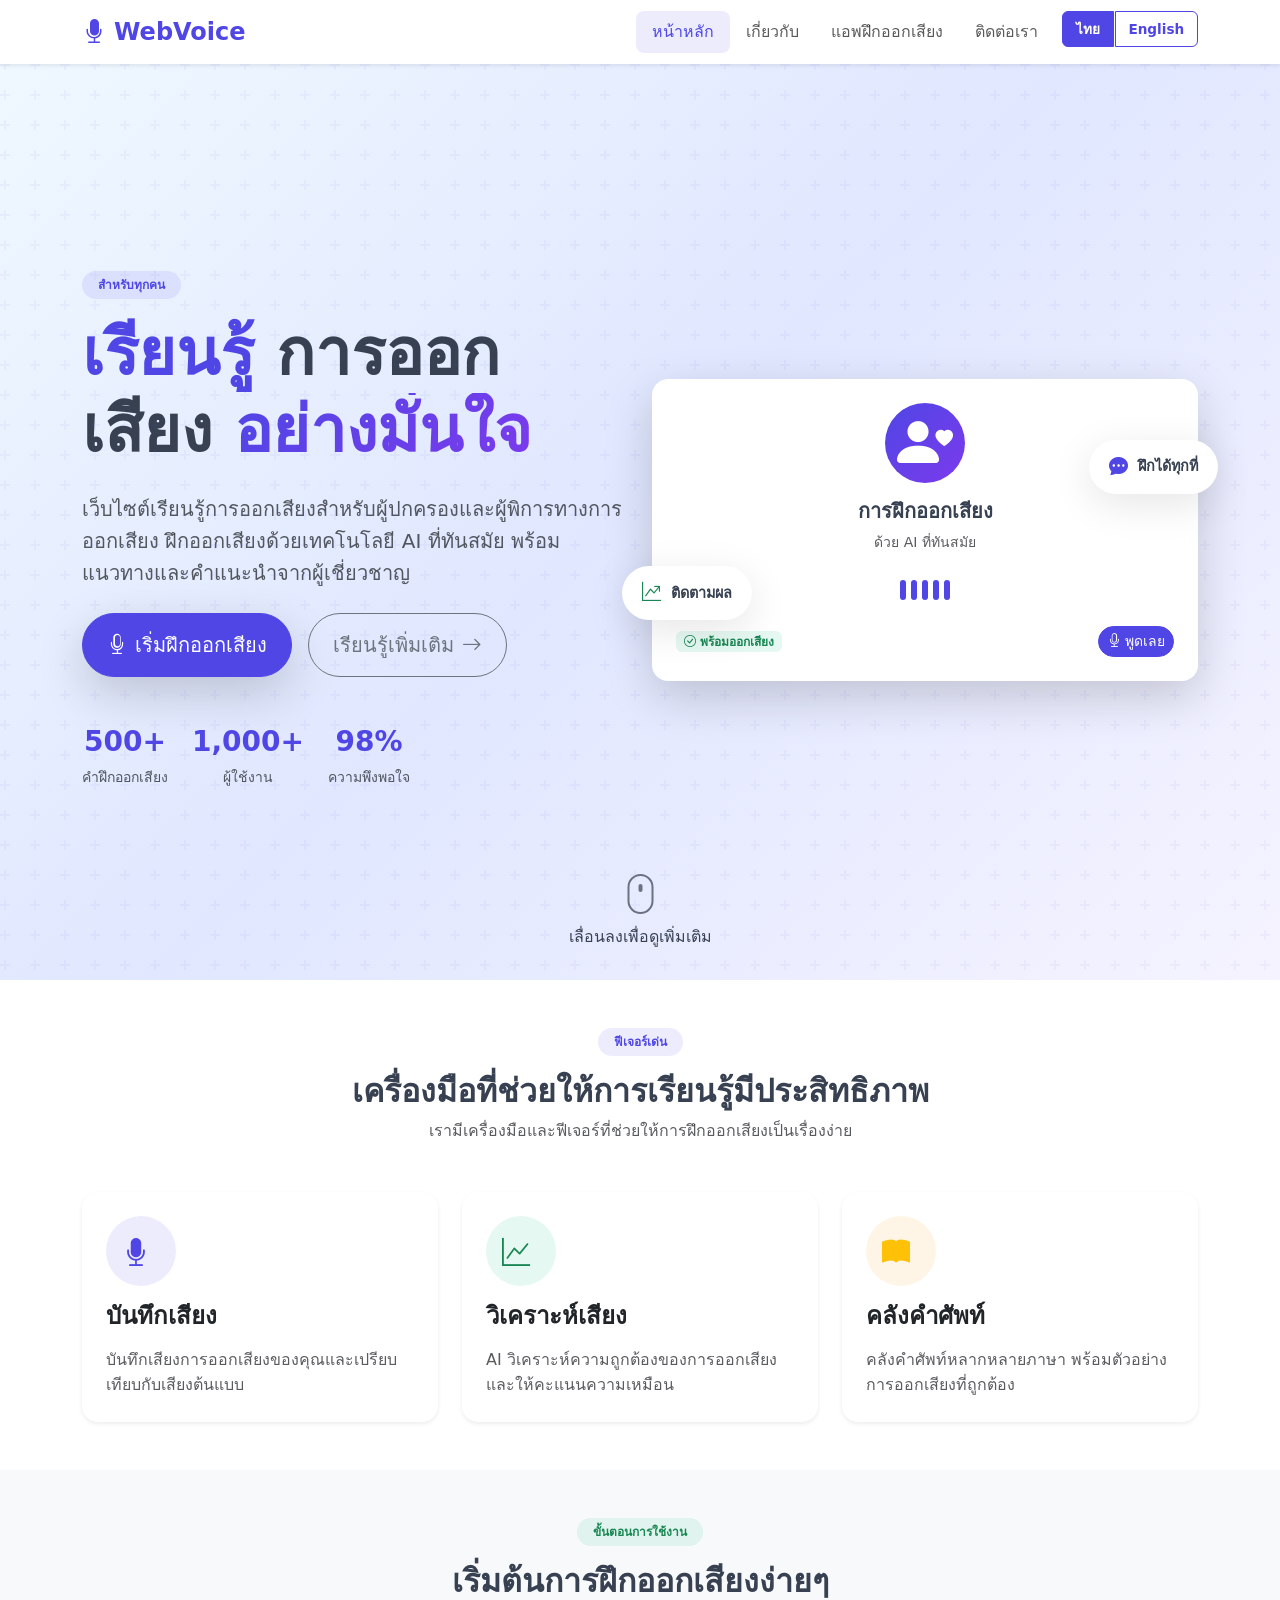
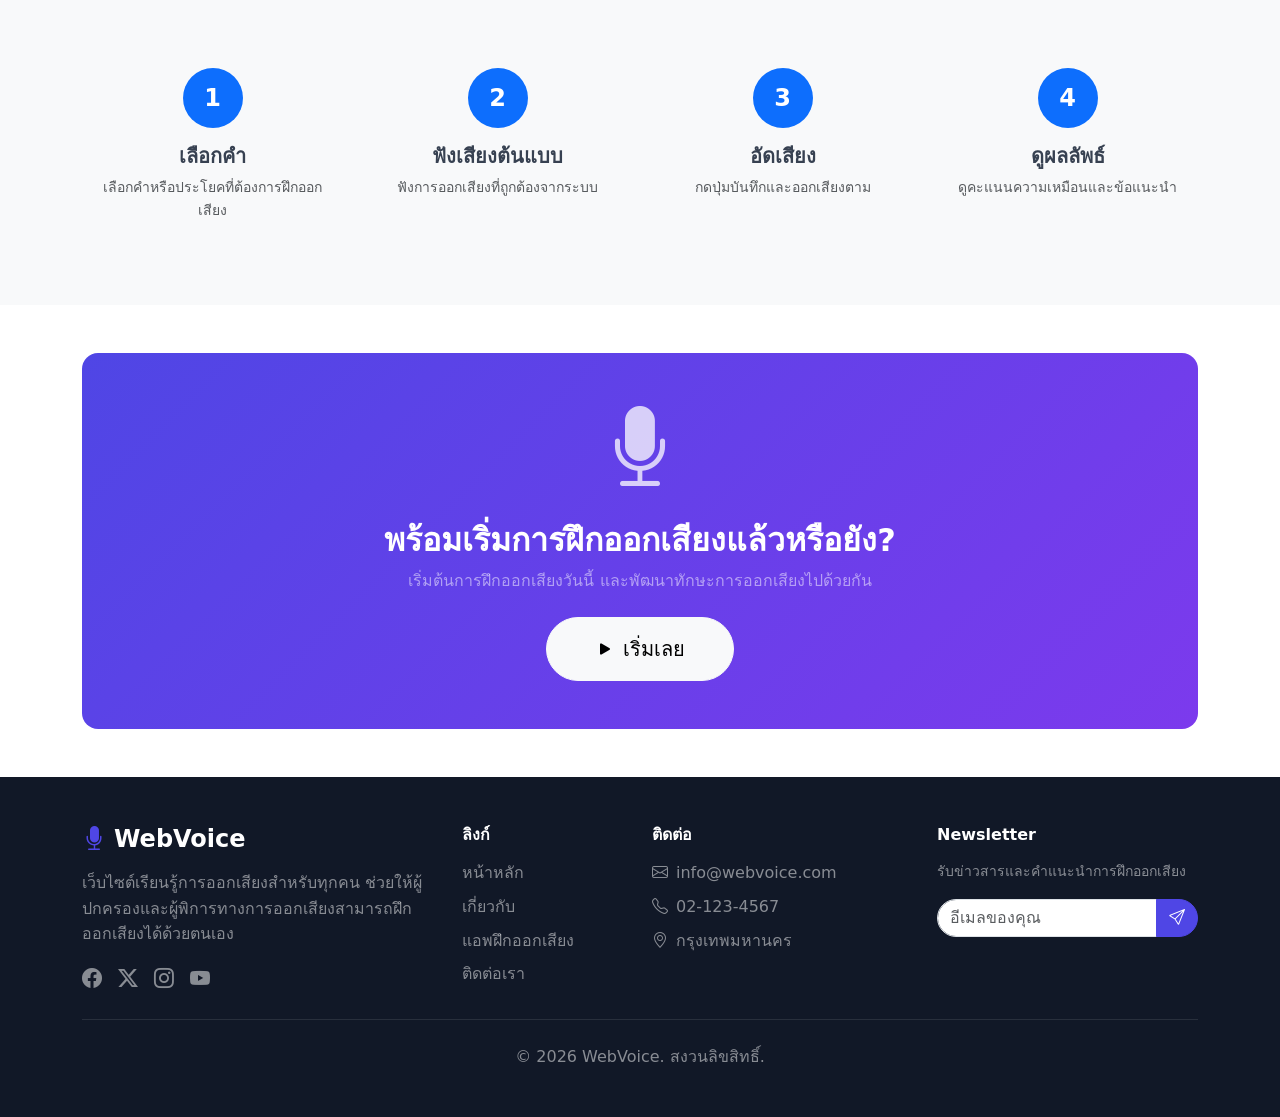
<file: index.html>
<!DOCTYPE html>
<html lang="th">
<head>
    <meta charset="UTF-8">
    <meta name="viewport" content="width=device-width, initial-scale=1.0">
    <title data-i18n="indexTitle">WebVoice - เรียนรู้การออกเสียง</title>
    <link href="https://cdn.jsdelivr.net/npm/bootstrap@5.3.0/dist/css/bootstrap.min.css" rel="stylesheet">
    <link href="https://cdn.jsdelivr.net/npm/bootstrap-icons@1.11.0/font/bootstrap-icons.css" rel="stylesheet">
    <link rel="stylesheet" href="css/style.css">
    <script src="js/i18n.js"></script>
</head>
<body>
    <!-- Header -->
    <header class="header-main">
        <nav class="navbar navbar-expand-lg navbar-light bg-white shadow-sm">
            <div class="container">
                <a class="navbar-brand fw-bold text-primary" href="index.html">
                    <i class="bi bi-mic-fill me-2"></i>WebVoice
                </a>
                <button class="navbar-toggler" type="button" data-bs-toggle="collapse" data-bs-target="#navbarNav">
                    <span class="navbar-toggler-icon"></span>
                </button>
                <div class="collapse navbar-collapse" id="navbarNav">
                    <ul class="navbar-nav ms-auto">
                        <li class="nav-item">
                            <a class="nav-link active" href="index.html" data-i18n="home">หน้าหลัก</a>
                        </li>
                        <li class="nav-item">
                            <a class="nav-link" href="about.html" data-i18n="about">เกี่ยวกับ</a>
                        </li>
                        <li class="nav-item">
                            <a class="nav-link" href="app.html" data-i18n="app">แอพฝึกออกเสียง</a>
                        </li>
                        <li class="nav-item">
                            <a class="nav-link" href="contact.html" data-i18n="contact">ติดต่อเรา</a>
                        </li>
                        <li class="nav-item">
                            <div class="btn-group ms-2" role="group">
                                <button type="button" class="btn btn-sm btn-outline-primary rounded-start" id="langTh" onclick="i18n.setLanguage('th')">ไทย</button>
                                <button type="button" class="btn btn-sm btn-outline-primary rounded-end" id="langEn" onclick="i18n.setLanguage('en')">English</button>
                            </div>
                        </li>
                    </ul>
                </div>
            </div>
        </nav>
    </header>

    <!-- Hero Section -->
    <section class="hero-section">
        <div class="hero-overlay"></div>
        <div class="container">
            <div class="row align-items-center min-vh-100">
                <div class="col-lg-6">
                    <div class="hero-content">
                        <span class="badge bg-primary-subtle text-primary px-3 py-2 rounded-pill mb-3" data-i18n="badgeForEveryone">สำหรับทุกคน</span>
                        <h1 class="display-3 fw-bold mb-4">
                            <span class="text-primary" data-i18n="heroHeading1">เรียนรู้</span> <span data-i18n="heroHeading2">การออกเสียง</span>
                            <span class="text-gradient" data-i18n="heroHeading3">อย่างมั่นใจ</span>
                        </h1>
                        <p class="lead text-muted mb-4" data-i18n="heroDesc">
                            เว็บไซต์เรียนรู้การออกเสียงสำหรับผู้ปกครองและผู้พิการทางการออกเสียง 
                            ฝึกออกเสียงด้วยเทคโนโลยี AI ที่ทันสมัย พร้อมแนวทางและคำแนะนำจากผู้เชี่ยวชาญ
                        </p>
                        <div class="d-flex gap-3 flex-wrap">
                            <a href="app.html" class="btn btn-primary btn-lg px-4 py-3 rounded-pill shadow-lg">
                                <i class="bi bi-mic me-2"></i><span data-i18n="startPractice">เริ่มฝึกออกเสียง</span>
                            </a>
                            <a href="about.html" class="btn btn-outline-secondary btn-lg px-4 py-3 rounded-pill">
                                <span data-i18n="learnMore">เรียนรู้เพิ่มเติม</span><i class="bi bi-arrow-right ms-2"></i>
                            </a>
                        </div>
                        <div class="mt-5 d-flex gap-4">
                            <div class="text-center">
                                <h3 class="fw-bold text-primary">500+</h3>
                                <p class="text-muted small mb-0" data-i18n="statWords">คำฝึกออกเสียง</p>
                            </div>
                            <div class="text-center">
                                <h3 class="fw-bold text-primary">1,000+</h3>
                                <p class="text-muted small mb-0" data-i18n="statUsers">ผู้ใช้งาน</p>
                            </div>
                            <div class="text-center">
                                <h3 class="fw-bold text-primary">98%</h3>
                                <p class="text-muted small mb-0" data-i18n="statSatisfaction">ความพึงพอใจ</p>
                            </div>
                        </div>
                    </div>
                </div>
                <div class="col-lg-6 d-none d-lg-block">
                    <div class="hero-image-wrapper">
                        <div class="hero-card bg-white rounded-4 shadow-lg p-4">
                            <div class="text-center mb-3">
                                <div class="avatar-circle mx-auto mb-3">
                                    <i class="bi bi-person-heart display-4 text-white"></i>
                                </div>
                                <h5 class="fw-bold">การฝึกออกเสียง</h5>
                                <p class="text-muted small">ด้วย AI ที่ทันสมัย</p>
                            </div>
                            <div class="sound-wave mb-3">
                                <div class="bar"></div>
                                <div class="bar"></div>
                                <div class="bar"></div>
                                <div class="bar"></div>
                                <div class="bar"></div>
                            </div>
                            <div class="d-flex justify-content-between align-items-center">
                                <span class="badge bg-success-subtle text-success">
                                    <i class="bi bi-check-circle me-1"></i>พร้อมออกเสียง
                                </span>
                                <button class="btn btn-sm btn-primary rounded-pill">
                                    <i class="bi bi-mic"></i> พูดเลย
                                </button>
                            </div>
                        </div>
                        <div class="floating-card card-1">
                            <i class="bi bi-chat-dots-fill text-primary"></i>
                            <span>ฝึกได้ทุกที่</span>
                        </div>
                        <div class="floating-card card-2">
                            <i class="bi bi-graph-up-arrow text-success"></i>
                            <span>ติดตามผล</span>
                        </div>
                    </div>
                </div>
            </div>
        </div>
        <div class="hero-scroll-indicator">
            <div class="mouse">
                <div class="wheel"></div>
            </div>
            <span>เลื่อนลงเพื่อดูเพิ่มเติม</span>
        </div>
    </section>

    <!-- Features Section -->
    <section class="features-section py-5">
        <div class="container">
            <div class="text-center mb-5">
                <span class="badge bg-primary-subtle text-primary px-3 py-2 rounded-pill mb-3">
                    ฟีเจอร์เด่น
                </span>
                <h2 class="fw-bold">เครื่องมือที่ช่วยให้การเรียนรู้มีประสิทธิภาพ</h2>
                <p class="text-muted">เรามีเครื่องมือและฟีเจอร์ที่ช่วยให้การฝึกออกเสียงเป็นเรื่องง่าย</p>
            </div>
            <div class="row g-4">
                <div class="col-md-4">
                    <div class="feature-card card h-100 border-0 shadow-sm rounded-4 p-4">
                        <div class="icon-wrapper bg-primary-subtle rounded-circle p-3 mb-3 d-inline-block">
                            <i class="bi bi-mic-fill fs-3 text-primary"></i>
                        </div>
                        <h4 class="fw-bold mb-3">บันทึกเสียง</h4>
                        <p class="text-muted mb-0">
                            บันทึกเสียงการออกเสียงของคุณและเปรียบเทียบกับเสียงต้นแบบ
                        </p>
                    </div>
                </div>
                <div class="col-md-4">
                    <div class="feature-card card h-100 border-0 shadow-sm rounded-4 p-4">
                        <div class="icon-wrapper bg-success-subtle rounded-circle p-3 mb-3 d-inline-block">
                            <i class="bi bi-graph-up fs-3 text-success"></i>
                        </div>
                        <h4 class="fw-bold mb-3">วิเคราะห์เสียง</h4>
                        <p class="text-muted mb-0">
                            AI วิเคราะห์ความถูกต้องของการออกเสียงและให้คะแนนความเหมือน
                        </p>
                    </div>
                </div>
                <div class="col-md-4">
                    <div class="feature-card card h-100 border-0 shadow-sm rounded-4 p-4">
                        <div class="icon-wrapper bg-warning-subtle rounded-circle p-3 mb-3 d-inline-block">
                            <i class="bi bi-book-fill fs-3 text-warning"></i>
                        </div>
                        <h4 class="fw-bold mb-3">คลังคำศัพท์</h4>
                        <p class="text-muted mb-0">
                            คลังคำศัพท์หลากหลายภาษา พร้อมตัวอย่างการออกเสียงที่ถูกต้อง
                        </p>
                    </div>
                </div>
            </div>
        </div>
    </section>

    <!-- How It Works -->
    <section class="how-it-works py-5 bg-light">
        <div class="container">
            <div class="text-center mb-5">
                <span class="badge bg-success-subtle text-success px-3 py-2 rounded-pill mb-3">
                    ขั้นตอนการใช้งาน
                </span>
                <h2 class="fw-bold">เริ่มต้นการฝึกออกเสียงง่ายๆ</h2>
            </div>
            <div class="row g-4">
                <div class="col-md-3 text-center">
                    <div class="step-card">
                        <div class="step-number bg-primary text-white rounded-circle d-inline-flex align-items-center justify-content-center mb-3">
                            <span class="fs-4 fw-bold">1</span>
                        </div>
                        <h5 class="fw-bold">เลือกคำ</h5>
                        <p class="text-muted small">เลือกคำหรือประโยคที่ต้องการฝึกออกเสียง</p>
                    </div>
                </div>
                <div class="col-md-3 text-center">
                    <div class="step-card">
                        <div class="step-number bg-primary text-white rounded-circle d-inline-flex align-items-center justify-content-center mb-3">
                            <span class="fs-4 fw-bold">2</span>
                        </div>
                        <h5 class="fw-bold">ฟังเสียงต้นแบบ</h5>
                        <p class="text-muted small">ฟังการออกเสียงที่ถูกต้องจากระบบ</p>
                    </div>
                </div>
                <div class="col-md-3 text-center">
                    <div class="step-card">
                        <div class="step-number bg-primary text-white rounded-circle d-inline-flex align-items-center justify-content-center mb-3">
                            <span class="fs-4 fw-bold">3</span>
                        </div>
                        <h5 class="fw-bold">อัดเสียง</h5>
                        <p class="text-muted small">กดปุ่มบันทึกและออกเสียงตาม</p>
                    </div>
                </div>
                <div class="col-md-3 text-center">
                    <div class="step-card">
                        <div class="step-number bg-primary text-white rounded-circle d-inline-flex align-items-center justify-content-center mb-3">
                            <span class="fs-4 fw-bold">4</span>
                        </div>
                        <h5 class="fw-bold">ดูผลลัพธ์</h5>
                        <p class="text-muted small">ดูคะแนนความเหมือนและข้อแนะนำ</p>
                    </div>
                </div>
            </div>
        </div>
    </section>

    <!-- CTA Section -->
    <section class="cta-section py-5">
        <div class="container">
            <div class="card bg-primary border-0 rounded-4 p-5 text-center">
                <div class="row justify-content-center">
                    <div class="col-lg-8">
                        <i class="bi bi-mic-fill display-1 text-white opacity-75"></i>
                        <h2 class="fw-bold text-white mt-4">พร้อมเริ่มการฝึกออกเสียงแล้วหรือยัง?</h2>
                        <p class="text-white-50 mb-4">
                            เริ่มต้นการฝึกออกเสียงวันนี้ และพัฒนาทักษะการออกเสียงไปด้วยกัน
                        </p>
                        <a href="app.html" class="btn btn-light btn-lg px-5 py-3 rounded-pill">
                            <i class="bi bi-play-fill me-2"></i>เริ่มเลย
                        </a>
                    </div>
                </div>
            </div>
        </div>
    </section>

    <!-- Footer -->
    <footer class="footer-main bg-dark text-white py-5">
        <div class="container">
            <div class="row g-4">
                <div class="col-lg-4">
                    <h4 class="fw-bold mb-3">
                        <i class="bi bi-mic-fill me-2 text-primary"></i>WebVoice
                    </h4>
                    <p class="text-white-50 mb-3">
                        เว็บไซต์เรียนรู้การออกเสียงสำหรับทุกคน ช่วยให้ผู้ปกครองและผู้พิการทางการออกเสียงสามารถฝึกออกเสียงได้ด้วยตนเอง
                    </p>
                    <div class="d-flex gap-3">
                        <a href="#" class="text-white-50 fs-5"><i class="bi bi-facebook"></i></a>
                        <a href="#" class="text-white-50 fs-5"><i class="bi bi-twitter-x"></i></a>
                        <a href="#" class="text-white-50 fs-5"><i class="bi bi-instagram"></i></a>
                        <a href="#" class="text-white-50 fs-5"><i class="bi bi-youtube"></i></a>
                    </div>
                </div>
                <div class="col-lg-2">
                    <h6 class="fw-bold mb-3">ลิงก์</h6>
                    <ul class="list-unstyled mb-0">
                        <li class="mb-2"><a href="index.html" class="text-white-50 text-decoration-none">หน้าหลัก</a></li>
                        <li class="mb-2"><a href="about.html" class="text-white-50 text-decoration-none">เกี่ยวกับ</a></li>
                        <li class="mb-2"><a href="app.html" class="text-white-50 text-decoration-none">แอพฝึกออกเสียง</a></li>
                        <li class="mb-2"><a href="contact.html" class="text-white-50 text-decoration-none">ติดต่อเรา</a></li>
                    </ul>
                </div>
                <div class="col-lg-3">
                    <h6 class="fw-bold mb-3">ติดต่อ</h6>
                    <ul class="list-unstyled mb-0 text-white-50">
                        <li class="mb-2"><i class="bi bi-envelope me-2"></i>info@webvoice.com</li>
                        <li class="mb-2"><i class="bi bi-telephone me-2"></i>02-123-4567</li>
                        <li class="mb-2"><i class="bi bi-geo-alt me-2"></i>กรุงเทพมหานคร</li>
                    </ul>
                </div>
                <div class="col-lg-3">
                    <h6 class="fw-bold mb-3">Newsletter</h6>
                    <p class="text-white-50 small">รับข่าวสารและคำแนะนำการฝึกออกเสียง</p>
                    <div class="input-group">
                        <input type="email" class="form-control rounded-start-pill" placeholder="อีเมลของคุณ">
                        <button class="btn btn-primary rounded-end-pill" type="button">
                            <i class="bi bi-send"></i>
                        </button>
                    </div>
                </div>
            </div>
            <hr class="my-4 border-secondary">
            <div class="text-center text-white-50">
                <p class="mb-0">&copy; 2026 WebVoice. สงวนลิขสิทธิ์.</p>
            </div>
        </div>
    </footer>

    <script src="https://cdn.jsdelivr.net/npm/bootstrap@5.3.0/dist/js/bootstrap.bundle.min.js"></script>
</body>
</html>
</file>
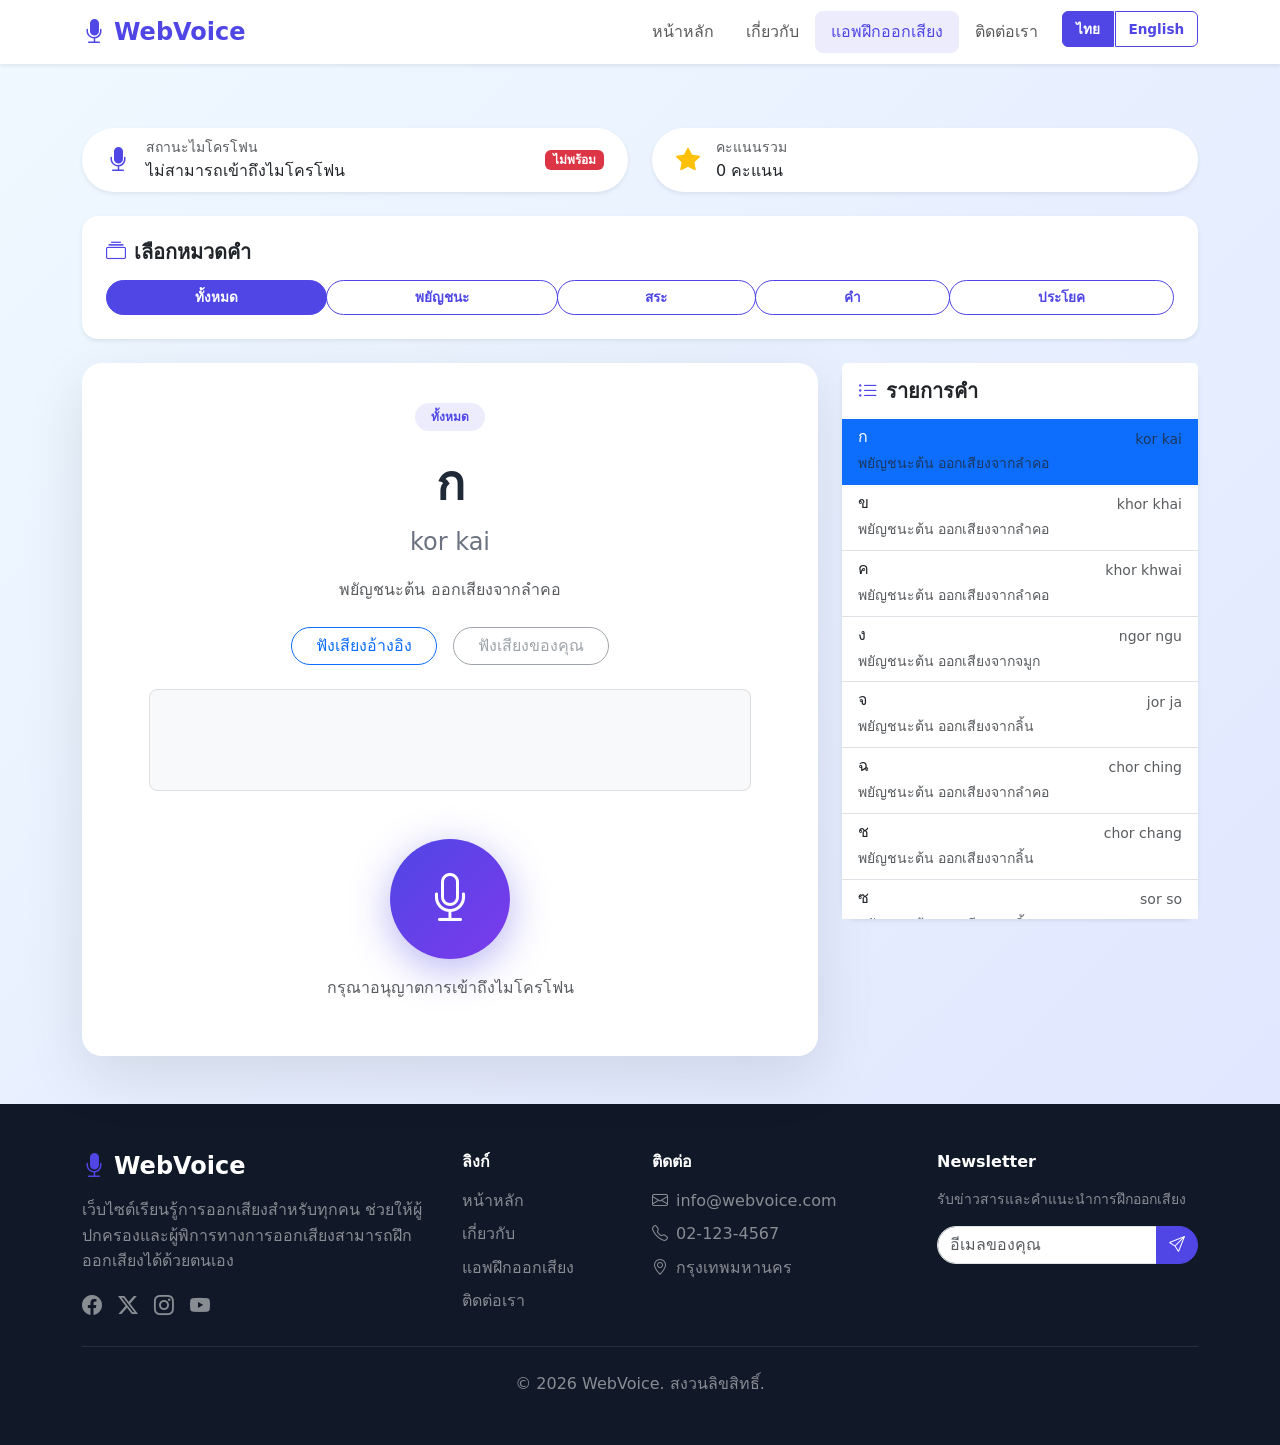
<file: app.html>
<!DOCTYPE html>
<html lang="th">
<head>
    <meta charset="UTF-8">
    <meta name="viewport" content="width=device-width, initial-scale=1.0">
    <title data-i18n="appTitle">แอพฝึกออกเสียง - WebVoice</title>
    <link href="https://cdn.jsdelivr.net/npm/bootstrap@5.3.0/dist/css/bootstrap.min.css" rel="stylesheet">
    <link href="https://cdn.jsdelivr.net/npm/bootstrap-icons@1.11.0/font/bootstrap-icons.css" rel="stylesheet">
    <link rel="stylesheet" href="css/style.css">
    <script src="js/i18n.js"></script>
</head>
<body>
    <!-- Header -->
    <header class="header-main">
        <nav class="navbar navbar-expand-lg navbar-light bg-white shadow-sm">
            <div class="container">
                <a class="navbar-brand fw-bold text-primary" href="index.html">
                    <i class="bi bi-mic-fill me-2"></i>WebVoice
                </a>
                <button class="navbar-toggler" type="button" data-bs-toggle="collapse" data-bs-target="#navbarNav">
                    <span class="navbar-toggler-icon"></span>
                </button>
                <div class="collapse navbar-collapse" id="navbarNav">
                    <ul class="navbar-nav ms-auto">
                        <li class="nav-item">
                            <a class="nav-link" href="index.html" data-i18n="home">หน้าหลัก</a>
                        </li>
                        <li class="nav-item">
                            <a class="nav-link" href="about.html" data-i18n="about">เกี่ยวกับ</a>
                        </li>
                        <li class="nav-item">
                            <a class="nav-link active" href="app.html" data-i18n="app">แอพฝึกออกเสียง</a>
                        </li>
                        <li class="nav-item">
                            <a class="nav-link" href="contact.html" data-i18n="contact">ติดต่อเรา</a>
                        </li>
                        <li class="nav-item">
                            <div class="btn-group ms-2" role="group">
                                <button type="button" class="btn btn-sm btn-outline-primary rounded-start" id="langTh" onclick="i18n.setLanguage('th')">ไทย</button>
                                <button type="button" class="btn btn-sm btn-outline-primary rounded-end" id="langEn" onclick="i18n.setLanguage('en')">English</button>
                            </div>
                        </li>
                    </ul>
                </div>
            </div>
        </nav>
    </header>

    <!-- App Container -->
    <section class="app-container">
        <div class="container py-5">
            <!-- Status Bar -->
            <div class="row mb-4">
                <div class="col-md-6">
                    <div class="card border-0 shadow-sm rounded-pill px-4 py-2 d-flex flex-row align-items-center">
                        <i class="bi bi-mic-fill text-primary fs-4 me-3"></i>
                        <div>
                            <p class="mb-0 text-muted small" data-i18n="micStatus">สถานะไมโครโฟน</p>
                            <p class="mb-0 fw-medium" id="micStatus" data-i18n="checking">กำลังตรวจสอบ...</p>
                        </div>
                        <span class="ms-auto badge bg-success" id="micBadge">รอ</span>
                    </div>
                </div>
                <div class="col-md-6">
                    <div class="card border-0 shadow-sm rounded-pill px-4 py-2 d-flex flex-row align-items-center">
                        <i class="bi bi-star-fill text-warning fs-4 me-3"></i>
                        <div>
                            <p class="mb-0 text-muted small" data-i18n="totalScore">คะแนนรวม</p>
                            <p class="mb-0 fw-medium" id="totalScore">0 คะแนน</p>
                        </div>
                    </div>
                </div>
            </div>

            <!-- Word Selection -->
            <div class="row mb-4">
                <div class="col-12">
                    <div class="card border-0 shadow-sm rounded-4 p-4">
                        <h5 class="fw-bold mb-3">
                            <i class="bi bi-collection text-primary me-2"></i><span data-i18n="selectCategory">เลือกหมวดคำ</span>
                        </h5>
                        <div class="btn-group flex-wrap" role="group">
                            <button type="button" class="btn btn-outline-primary rounded-pill category-btn active" data-category="all" data-i18n="all">
                                ทั้งหมด
                            </button>
                            <button type="button" class="btn btn-outline-primary rounded-pill category-btn" data-category="consonant" data-i18n="consonant">
                                พยัญชนะ
                            </button>
                            <button type="button" class="btn btn-outline-primary rounded-pill category-btn" data-category="vowel" data-i18n="vowel">
                                สระ
                            </button>
                            <button type="button" class="btn btn-outline-primary rounded-pill category-btn" data-category="word" data-i18n="word">
                                คำ
                            </button>
                            <button type="button" class="btn btn-outline-primary rounded-pill category-btn" data-category="sentence" data-i18n="sentence">
                                ประโยค
                            </button>
                        </div>
                    </div>
                </div>
            </div>

            <!-- Main Practice Area -->
            <div class="row g-4">
                <div class="col-lg-8">
                    <div class="word-display text-center">
                        <div class="mb-4">
                            <span class="badge bg-primary-subtle text-primary px-3 py-2 rounded-pill" id="wordCategory">
                                พยัญชนะ
                            </span>
                        </div>
                        <h1 class="word-text" id="currentWord">ก</h1>
                        <p class="word-phonetic" id="wordPhonetic">kor kai</p>
                        <p class="text-muted mt-3" id="wordDescription">พยัญชนะตัวแรก ออกเสียงจากลำคอ</p>
                        
                        <!-- Audio Controls -->
                        <div class="mt-4 d-flex justify-content-center gap-3">
                            <button class="btn btn-outline-primary rounded-pill px-4" id="playReferenceBtn" data-i18n="playReference">
                                <i class="bi bi-volume-up me-2"></i>ฟังเสียงต้นแบบ
                            </button>
                            <button class="btn btn-outline-secondary rounded-pill px-4" id="playUserBtn" disabled data-i18n="playUser">
                                <i class="bi bi-play-circle me-2"></i>ฟังเสียงของคุณ
                            </button>
                        </div>

                        <!-- Waveform Canvas -->
                        <div class="mt-4 d-flex justify-content-center">
                            <canvas id="waveformCanvas" width="600" height="100" style="border: 1px solid #ddd; border-radius: 8px; background: #f8f9fa; max-width: 100%;"></canvas>
                        </div>

                        <!-- Record Button -->
                        <div class="mt-5">
                            <button class="record-button" id="recordBtn" disabled>
                                <i class="bi bi-mic"></i>
                            </button>
                            <p class="text-muted mt-3" id="recordHint">กดปุ่มเพื่อเริ่มอัดเสียง</p>
                        </div>

                        <!-- Recording Indicator -->
                        <div class="mt-4" id="recordingIndicator" style="display: none;">
                            <div class="d-flex align-items-center justify-content-center gap-2">
                                <div class="spinner-border text-danger" role="status">
                                    <span class="visually-hidden">Loading...</span>
                                </div>
                                <span class="text-danger fw-medium">กำลังบันทึก...</span>
                            </div>
                        </div>
                    </div>

                    <!-- Result Display -->
                    <div class="result-display" id="resultDisplay" style="display: none;">
                        <div class="row align-items-center">
                            <div class="col-md-4">
                                <div class="score-circle" id="scoreCircle">
                                    <span id="scoreValue">0%</span>
                                </div>
                                <p class="text-center mt-3 fw-medium">ความเหมือน</p>
                            </div>
                            <div class="col-md-8">
                                <h5 class="fw-bold mb-3">
                                    <i class="bi bi-graph-up text-primary me-2"></i>ผลการวิเคราะห์
                                </h5>
                                <div class="mb-3">
                                    <div class="d-flex justify-content-between mb-1">
                                        <span class="text-muted">ความชัดเจน</span>
                                        <span class="fw-medium" id="clarityScore">0%</span>
                                    </div>
                                    <div class="progress rounded-pill" style="height: 10px;">
                                        <div class="progress-bar bg-primary" id="clarityBar" role="progressbar" style="width: 0%"></div>
                                    </div>
                                </div>
                                <div class="mb-3">
                                    <div class="d-flex justify-content-between mb-1">
                                        <span class="text-muted">ความถูกต้อง</span>
                                        <span class="fw-medium" id="accuracyScore">0%</span>
                                    </div>
                                    <div class="progress rounded-pill" style="height: 10px;">
                                        <div class="progress-bar bg-success" id="accuracyBar" role="progressbar" style="width: 0%"></div>
                                    </div>
                                </div>
                                <div class="mb-0">
                                    <div class="d-flex justify-content-between mb-1">
                                        <span class="text-muted">จังหวะ</span>
                                        <span class="fw-medium" id="rhythmScore">0%</span>
                                    </div>
                                    <div class="progress rounded-pill" style="height: 10px;">
                                        <div class="progress-bar bg-warning" id="rhythmBar" role="progressbar" style="width: 0%"></div>
                                    </div>
                                </div>
                                <div class="mt-4">
                                    <p class="text-muted" id="feedbackText">-</p>
                                </div>
                            </div>
                        </div>
                        <div class="text-center mt-4">
                            <button class="btn btn-primary rounded-pill px-4" id="nextWordBtn">
                                <i class="bi bi-arrow-right me-2"></i>คำถัดไป
                            </button>
                            <button class="btn btn-outline-secondary rounded-pill px-4 ms-2" id="retryBtn">
                                <i class="bi bi-arrow-counterclockwise me-2"></i>ลองใหม่
                            </button>
                        </div>
                    </div>
                </div>

                <!-- Word List -->
                <div class="col-lg-4">
                    <div class="card border-0 shadow-sm rounded-4">
                        <div class="card-header bg-white border-0 py-3">
                            <h5 class="fw-bold mb-0">
                                <i class="bi bi-list-ul text-primary me-2"></i>รายการคำ
                            </h5>
                        </div>
                        <div class="card-body p-0" style="max-height: 500px; overflow-y: auto;">
                            <div class="list-group list-group-flush" id="wordList">
                                <!-- Word items will be generated by JavaScript -->
                            </div>
                        </div>
                    </div>
                </div>
            </div>
        </div>
    </section>

    <!-- Footer -->
    <footer class="footer-main bg-dark text-white py-5">
        <div class="container">
            <div class="row g-4">
                <div class="col-lg-4">
                    <h4 class="fw-bold mb-3">
                        <i class="bi bi-mic-fill me-2 text-primary"></i>WebVoice
                    </h4>
                    <p class="text-white-50 mb-3">
                        เว็บไซต์เรียนรู้การออกเสียงสำหรับทุกคน ช่วยให้ผู้ปกครองและผู้พิการทางการออกเสียงสามารถฝึกออกเสียงได้ด้วยตนเอง
                    </p>
                    <div class="d-flex gap-3">
                        <a href="#" class="text-white-50 fs-5"><i class="bi bi-facebook"></i></a>
                        <a href="#" class="text-white-50 fs-5"><i class="bi bi-twitter-x"></i></a>
                        <a href="#" class="text-white-50 fs-5"><i class="bi bi-instagram"></i></a>
                        <a href="#" class="text-white-50 fs-5"><i class="bi bi-youtube"></i></a>
                    </div>
                </div>
                <div class="col-lg-2">
                    <h6 class="fw-bold mb-3">ลิงก์</h6>
                    <ul class="list-unstyled mb-0">
                        <li class="mb-2"><a href="index.html" class="text-white-50 text-decoration-none">หน้าหลัก</a></li>
                        <li class="mb-2"><a href="about.html" class="text-white-50 text-decoration-none">เกี่ยวกับ</a></li>
                        <li class="mb-2"><a href="app.html" class="text-white-50 text-decoration-none">แอพฝึกออกเสียง</a></li>
                        <li class="mb-2"><a href="contact.html" class="text-white-50 text-decoration-none">ติดต่อเรา</a></li>
                    </ul>
                </div>
                <div class="col-lg-3">
                    <h6 class="fw-bold mb-3">ติดต่อ</h6>
                    <ul class="list-unstyled mb-0 text-white-50">
                        <li class="mb-2"><i class="bi bi-envelope me-2"></i>info@webvoice.com</li>
                        <li class="mb-2"><i class="bi bi-telephone me-2"></i>02-123-4567</li>
                        <li class="mb-2"><i class="bi bi-geo-alt me-2"></i>กรุงเทพมหานคร</li>
                    </ul>
                </div>
                <div class="col-lg-3">
                    <h6 class="fw-bold mb-3">Newsletter</h6>
                    <p class="text-white-50 small">รับข่าวสารและคำแนะนำการฝึกออกเสียง</p>
                    <div class="input-group">
                        <input type="email" class="form-control rounded-start-pill" placeholder="อีเมลของคุณ">
                        <button class="btn btn-primary rounded-end-pill" type="button">
                            <i class="bi bi-send"></i>
                        </button>
                    </div>
                </div>
            </div>
            <hr class="my-4 border-secondary">
            <div class="text-center text-white-50">
                <p class="mb-0">&copy; 2026 WebVoice. สงวนลิขสิทธิ์.</p>
            </div>
        </div>
    </footer>

    <script src="https://cdn.jsdelivr.net/npm/bootstrap@5.3.0/dist/js/bootstrap.bundle.min.js"></script>
    <script src="js/app.js"></script>
</body>
</html>
</file>
<file: css/style.css>
/* filepath: css/style.css */
:root {
    --primary-color: #4f46e5;
    --secondary-color: #6366f1;
    --success-color: #10b981;
    --warning-color: #f59e0b;
    --info-color: #06b6d4;
    --dark-color: #1f2937;
    --light-color: #f9fafb;
    --gradient-primary: linear-gradient(135deg, #4f46e5 0%, #7c3aed 100%);
}

* {
    margin: 0;
    padding: 0;
    box-sizing: border-box;
}

body {
    font-family: 'Segoe UI', system-ui, -apple-system, sans-serif;
    line-height: 1.6;
    color: #374151;
    overflow-x: hidden;
}

/* Header */
.header-main {
    position: fixed;
    top: 0;
    left: 0;
    right: 0;
    z-index: 1000;
    background: rgba(255, 255, 255, 0.95);
    backdrop-filter: blur(10px);
}

.navbar-brand {
    font-size: 1.5rem;
    color: var(--primary-color) !important;
}

.nav-link {
    font-weight: 500;
    padding: 0.5rem 1rem !important;
    border-radius: 0.5rem;
    transition: all 0.3s ease;
}

.nav-link:hover,
.nav-link.active {
    color: var(--primary-color) !important;
    background: rgba(79, 70, 229, 0.1);
}

/* Language Switcher */
.btn-group .btn-outline-primary {
    font-size: 0.85rem;
    font-weight: 600;
    padding: 0.4rem 0.8rem;
    border-color: var(--primary-color);
    color: var(--primary-color);
    transition: all 0.3s ease;
}

.btn-group .btn-outline-primary:hover {
    background-color: var(--primary-color);
    border-color: var(--primary-color);
    color: white;
}

.btn-group .btn-outline-primary.active {
    background-color: var(--primary-color);
    border-color: var(--primary-color);
    color: white;
}

.nav-item .btn-group {
    display: flex;
    gap: 2px;
}

/* Hero Section */
.hero-section {
    position: relative;
    min-height: 100vh;
    background: linear-gradient(135deg, #f0f9ff 0%, #e0e7ff 50%, #f5f3ff 100%);
    overflow: hidden;
    padding-top: 5rem; /* Account for fixed header */
}

.hero-overlay {
    position: absolute;
    top: 0;
    left: 0;
    right: 0;
    bottom: 0;
    background: url("data:image/svg+xml,%3Csvg width='60' height='60' viewBox='0 0 60 60' xmlns='http://www.w3.org/2000/svg'%3E%3Cg fill='none' fill-rule='evenodd'%3E%3Cg fill='%234f46e5' fill-opacity='0.05'%3E%3Cpath d='M36 34v-4h-2v4h-4v2h4v4h2v-4h4v-2h-4zm0-30V0h-2v4h-4v2h4v4h2V6h4V4h-4zM6 34v-4H4v4H0v2h4v4h2v-4h4v-2H6zM6 4V0H4v4H0v2h4v4h2V6h4V4H6z'/%3E%3C/g%3E%3C/g%3E%3C/svg%3E");
}

.hero-content {
    animation: fadeInUp 1s ease-out;
    padding: 2rem 0;
}
}

@keyframes fadeInUp {
    from {
        opacity: 0;
        transform: translateY(30px);
    }
    to {
        opacity: 1;
        transform: translateY(0);
    }
}

.text-gradient {
    background: var(--gradient-primary);
    -webkit-background-clip: text;
    -webkit-text-fill-color: transparent;
    background-clip: text;
}

.hero-image-wrapper {
    position: relative;
    animation: fadeInRight 1s ease-out 0.3s both;
}

@keyframes fadeInRight {
    from {
        opacity: 0;
        transform: translateX(30px);
    }
    to {
        opacity: 1;
        transform: translateX(0);
    }
}

.hero-card {
    animation: float 3s ease-in-out infinite;
}

@keyframes float {
    0%, 100% {
        transform: translateY(0);
    }
    50% {
        transform: translateY(-10px);
    }
}

.avatar-circle {
    width: 80px;
    height: 80px;
    background: var(--gradient-primary);
    border-radius: 50%;
    display: flex;
    align-items: center;
    justify-content: center;
}

.sound-wave {
    display: flex;
    align-items: center;
    justify-content: center;
    gap: 5px;
    height: 40px;
}

.sound-wave .bar {
    width: 6px;
    height: 20px;
    background: var(--primary-color);
    border-radius: 3px;
    animation: soundWave 1s ease-in-out infinite;
}

.sound-wave .bar:nth-child(1) { animation-delay: 0s; }
.sound-wave .bar:nth-child(2) { animation-delay: 0.1s; }
.sound-wave .bar:nth-child(3) { animation-delay: 0.2s; }
.sound-wave .bar:nth-child(4) { animation-delay: 0.3s; }
.sound-wave .bar:nth-child(5) { animation-delay: 0.4s; }

@keyframes soundWave {
    0%, 100% {
        height: 10px;
    }
    50% {
        height: 35px;
    }
}

.floating-card {
    position: absolute;
    background: white;
    padding: 12px 20px;
    border-radius: 50px;
    box-shadow: 0 10px 40px rgba(0, 0, 0, 0.1);
    display: flex;
    align-items: center;
    gap: 10px;
    font-weight: 600;
    font-size: 0.9rem;
    animation: floatCard 3s ease-in-out infinite;
}

.floating-card i {
    font-size: 1.2rem;
}

.card-1 {
    top: 20%;
    right: -20px;
    animation-delay: 0s;
}

.card-2 {
    bottom: 20%;
    left: -30px;
    animation-delay: 1.5s;
}

@keyframes floatCard {
    0%, 100% {
        transform: translateY(0);
    }
    50% {
        transform: translateY(-10px);
    }
}

.hero-scroll-indicator {
    position: absolute;
    bottom: 30px;
    left: 50%;
    transform: translateX(-50%);
    text-align: center;
    animation: bounce 2s infinite;
}

.hero-scroll-indicator .mouse {
    width: 26px;
    height: 40px;
    border: 2px solid #6b7280;
    border-radius: 20px;
    margin: 0 auto 10px;
    position: relative;
}

.hero-scroll-indicator .wheel {
    width: 4px;
    height: 8px;
    background: #6b7280;
    border-radius: 2px;
    position: absolute;
    top: 8px;
    left: 50%;
    transform: translateX(-50%);
    animation: scroll 2s infinite;
}

@keyframes bounce {
    0%, 20%, 50%, 80%, 100% {
        transform: translateX(-50%) translateY(0);
    }
    40% {
        transform: translateX(-50%) translateY(-10px);
    }
    60% {
        transform: translateX(-50%) translateY(-5px);
    }
}

@keyframes scroll {
    0% {
        opacity: 1;
        transform: translateX(-50%) translateY(0);
    }
    100% {
        opacity: 0;
        transform: translateX(-50%) translateY(15px);
    }
}

/* Features Section */
.feature-card {
    transition: all 0.3s ease;
}

.feature-card:hover {
    transform: translateY(-5px);
}

.icon-wrapper {
    width: 70px;
    height: 70px;
    display: flex;
    align-items: center;
    justify-content: center;
}

/* How It Works */
.step-card {
    padding: 20px;
}

.step-number {
    width: 60px;
    height: 60px;
    font-size: 1.5rem;
}

/* CTA Section */
.cta-section .card {
    background: var(--gradient-primary) !important;
}

/* Footer */
.footer-main {
    background: #111827 !important;
}

.footer-main a {
    transition: all 0.3s ease;
}

.footer-main a:hover {
    color: white !important;
    transform: translateX(5px);
}

/* Buttons */
.btn-primary {
    background: var(--primary-color);
    border-color: var(--primary-color);
}

.btn-primary:hover {
    background: #4338ca;
    border-color: #4338ca;
}

.btn-outline-secondary:hover {
    background: #6b7280;
    border-color: #6b7280;
    color: white;
}

/* Responsive */
@media (max-width: 991px) {
    .hero-image-wrapper {
        display: none;
    }
    
    .floating-card {
        display: none;
    }
}

@media (max-width: 768px) {
    .display-3 {
        font-size: 2rem !important;
    }
    
    .hero-content .d-flex {
        flex-direction: column;
    }
    
    .hero-content .btn {
        width: 100%;
    }
}

/* App Page Specific Styles */
.app-container {
    min-height: 100vh;
    padding-top: 80px;
    background: linear-gradient(135deg, #f0f9ff 0%, #e0e7ff 100%);
}

.word-display {
    background: white;
    border-radius: 20px;
    padding: 40px;
    box-shadow: 0 20px 60px rgba(0, 0, 0, 0.1);
}

.word-text {
    font-size: 3rem;
    font-weight: 700;
    color: var(--dark-color);
    margin-bottom: 10px;
}

.word-phonetic {
    font-size: 1.5rem;
    color: #6b7280;
}

.record-button {
    width: 120px;
    height: 120px;
    border-radius: 50%;
    background: var(--gradient-primary);
    border: none;
    color: white;
    font-size: 3rem;
    cursor: pointer;
    transition: all 0.3s ease;
    box-shadow: 0 10px 40px rgba(79, 70, 229, 0.4);
}

.record-button:hover {
    transform: scale(1.1);
}

.record-button.recording {
    animation: pulse 1s infinite;
}

@keyframes pulse {
    0% {
        box-shadow: 0 0 0 0 rgba(79, 70, 229, 0.7);
    }
    70% {
        box-shadow: 0 0 0 30px rgba(79, 70, 229, 0);
    }
    100% {
        box-shadow: 0 0 0 0 rgba(79, 70, 229, 0);
    }
}

.result-display {
    background: white;
    border-radius: 20px;
    padding: 30px;
    margin-top: 30px;
}

.score-circle {
    width: 150px;
    height: 150px;
    border-radius: 50%;
    display: flex;
    align-items: center;
    justify-content: center;
    font-size: 3rem;
    font-weight: 700;
    margin: 0 auto;
}

.score-high {
    background: linear-gradient(135deg, #d1fae5 0%, #a7f3d0 100%);
    color: #065f46;
}

.score-medium {
    background: linear-gradient(135deg, #fef3c7 0%, #fde68a 100%);
    color: #92400e;
}

.score-low {
    background: linear-gradient(135deg, #fee2e2 0%, #fecaca 100%);
    color: #991b1b;
}

/* About Page */
.about-hero {
    background: linear-gradient(135deg, #f0f9ff 0%, #e0e7ff 100%);
    padding: 120px 0 60px;
}

.about-card {
    background: white;
    border-radius: 20px;
    padding: 40px;
    box-shadow: 0 20px 60px rgba(0, 0, 0, 0.1);
}

/* Contact Page */
.contact-hero {
    background: linear-gradient(135deg, #f0f9ff 0%, #e0e7ff 100%);
    padding: 120px 0 60px;
}

.profile-card {
    background: white;
    border-radius: 20px;
    padding: 30px;
    box-shadow: 0 20px 60px rgba(0, 0, 0, 0.1);
    text-align: center;
}

.profile-image {
    width: 150px;
    height: 150px;
    border-radius: 50%;
    object-fit: cover;
    margin-bottom: 20px;
    border: 5px solid var(--primary-color);
}

.contact-form {
    background: white;
    border-radius: 20px;
    padding: 40px;
    box-shadow: 0 20px 60px rgba(0, 0, 0, 0.1);
}

/* Animations */
.fade-in {
    animation: fadeIn 0.5s ease-out;
}

@keyframes fadeIn {
    from {
        opacity: 0;
    }
    to {
        opacity: 1;
    }
}

/* Utility Classes */
.bg-primary-subtle {
    background-color: rgba(79, 70, 229, 0.1) !important;
}

.bg-success-subtle {
    background-color: rgba(16, 185, 129, 0.1) !important;
}

.bg-warning-subtle {
    background-color: rgba(245, 158, 11, 0.1) !important;
}

.text-primary {
    color: var(--primary-color) !important;
}
</file>
